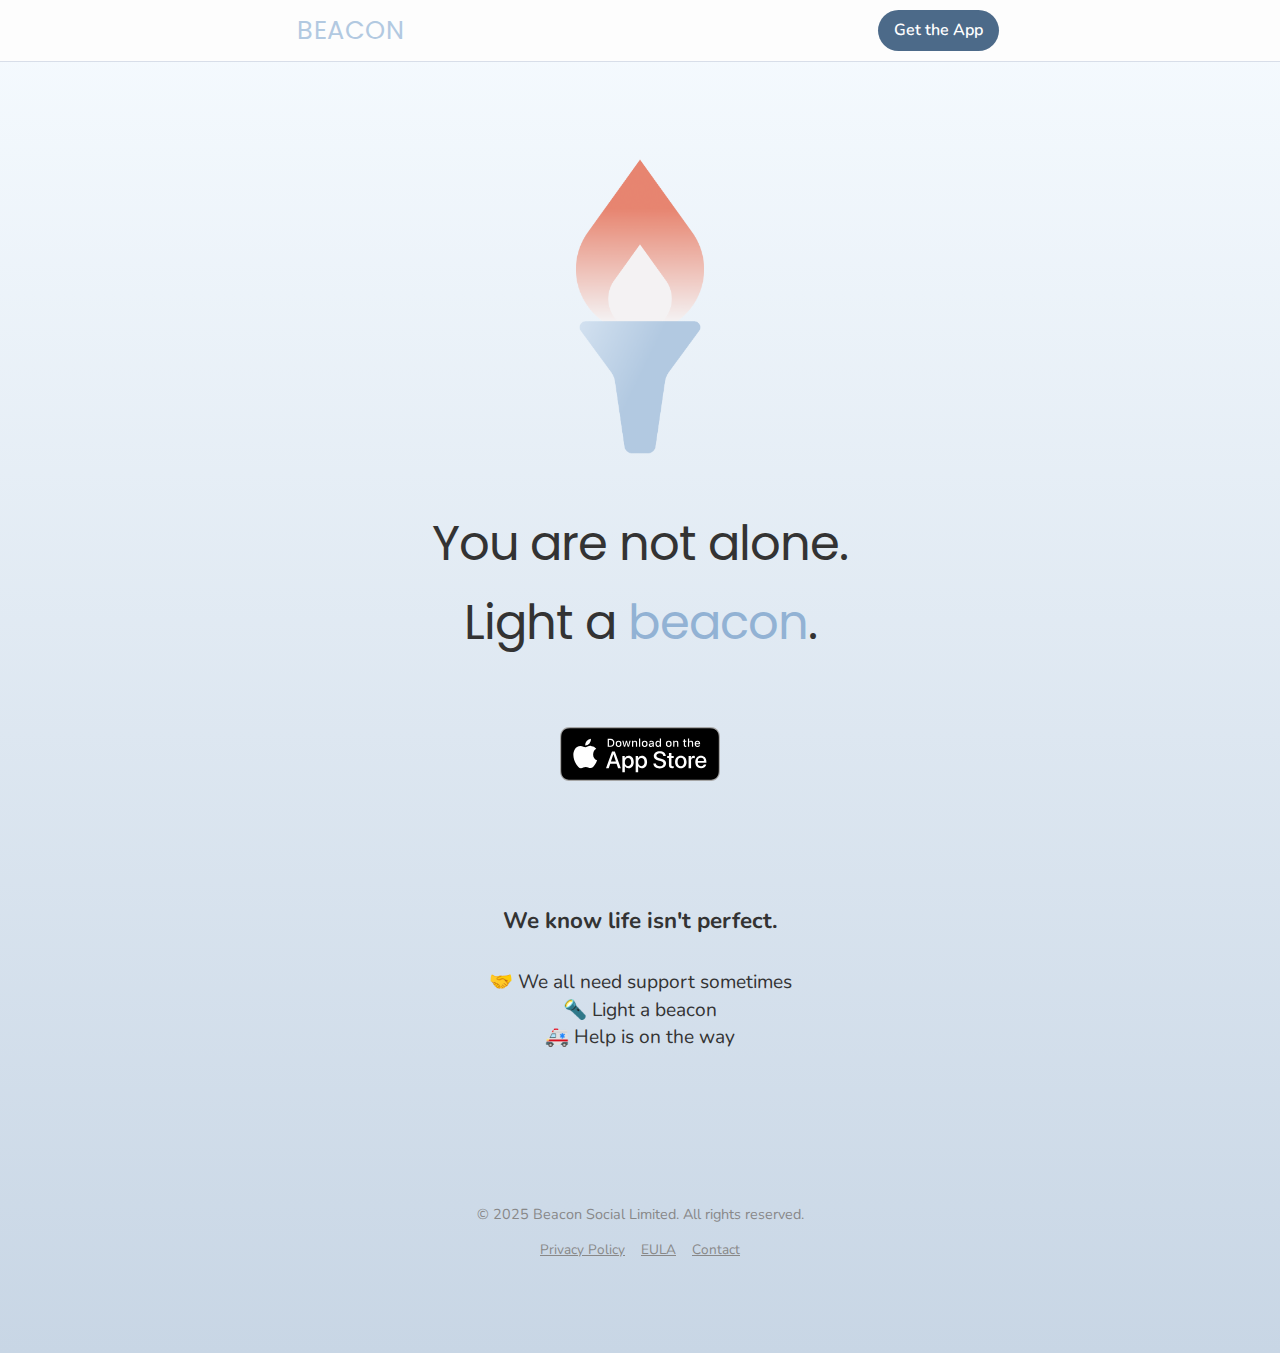
<file: index.html>
<!DOCTYPE html>
<html lang="en">
<head>
  <meta charset="UTF-8" />
  <meta name="viewport" content="width=device-width, initial-scale=1.0, viewport-fit=cover"/>
  <title>Beacon — Light a Beacon</title>
  <link rel="stylesheet" href="styles.css" />
  <link rel="preconnect" href="https://fonts.googleapis.com">
  <link href="https://fonts.googleapis.com/css2?family=Nunito:wght@400;600;700&display=swap" rel="stylesheet">
  <link href="https://fonts.googleapis.com/css2?family=Nunito:wght@400;600;700&family=Poppins:wght@500&display=swap" rel="stylesheet">
</head>
<body>
  <header class="site-header">
    <div class="nav-container">
      <nav class="nav">
        <a class="beacon-button" href="index.html">BEACON</a>
        <a class="app-download-button" href="https://apps.apple.com/gb/app/beacon-light-a-beacon/id6677053246" target="_blank" rel="noopener">Get the App</a>
      </nav>
    </div>
  </header>

<main class="hero">
  <div class="container">
    <img src="assets/contrastLogo.png" alt="Beacon Logo" class="logo" onerror="this.style.display='none'" />
    <p class="subtitle">You are not alone.</p> 
    <p class="subtitle">Light a <span style="color: var(--brandBlue700)">beacon</span>.</p>
    <div class="actions">
      <div class="centered-button">
        <a href="https://apps.apple.com/gb/app/beacon-light-a-beacon/id6677053246" target="_blank" rel="noopener">
        <img src="assets/app-store-badge.svg" alt="Download on the App Store" class="app-store-badge" />
        </a>
      </div>
    </div>
  </div>

<section class="info">
  <div class="container">
    <h2>We know life isn't perfect.</h2>
    <ul class="info-features">
      <li>🤝 We all need support sometimes</li>
      <li>🔦 Light a beacon</li>
      <li>🚑 Help is on the way</li>
    </ul>
  </div>
</section>

</main>


  <footer class="site-footer">
    <div class="container">
      <p>&copy; 2025 Beacon Social Limited. All rights reserved.</p>
      <div class="footer-links">
        <a href="privacy.html">Privacy Policy</a>
        <a href="eula.html">EULA</a>
        <a href="contact.html">Contact</a>
      </div>
    </div>
  </footer>
</body>
</html>
</file>
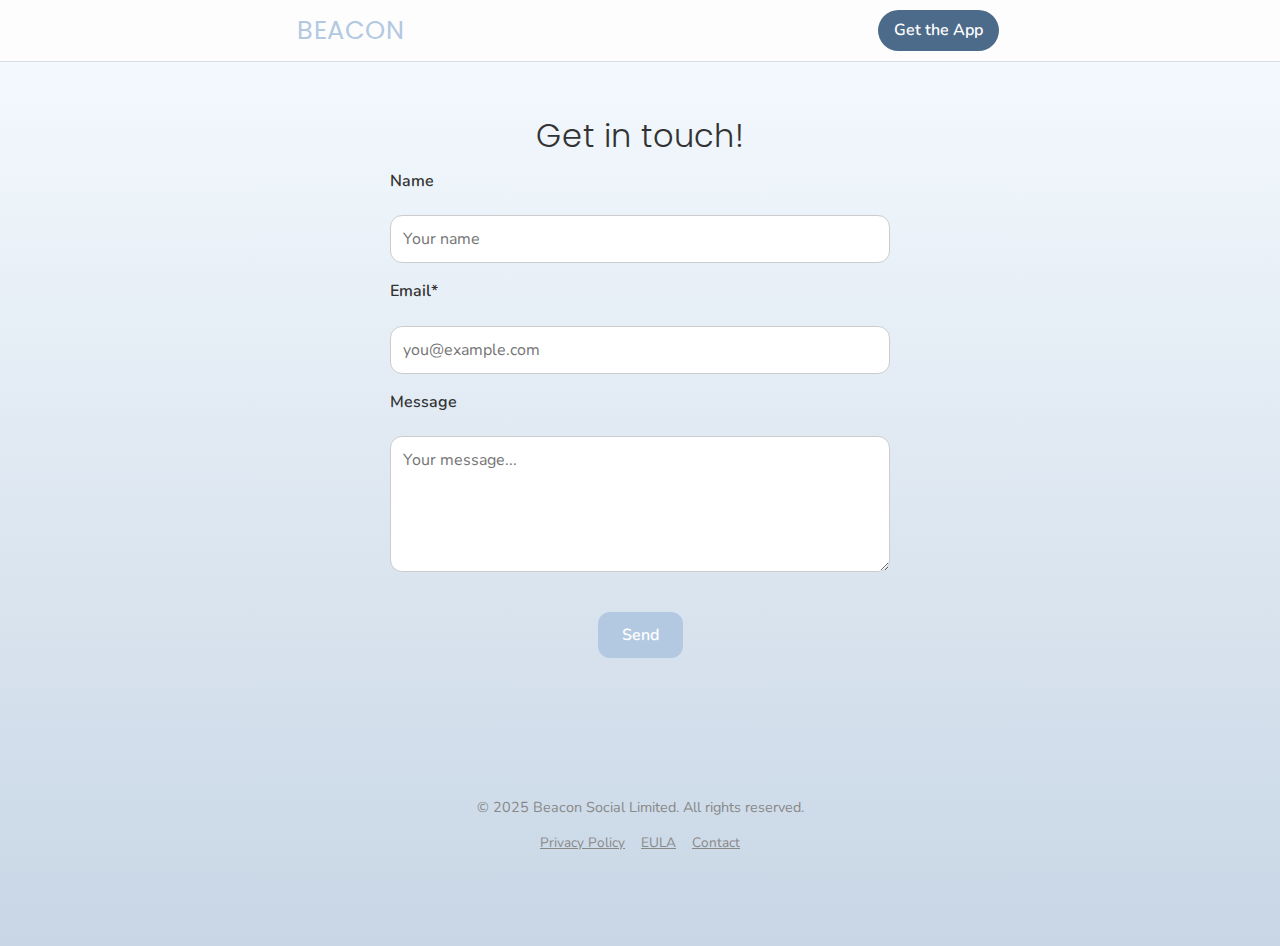
<file: contact.html>
<!DOCTYPE html>
<html lang="en">
<head>
  <meta charset="UTF-8" />
  <meta name="viewport" content="width=device-width, initial-scale=1.0"/>
  <title>Contact — Beacon</title>
  <link rel="stylesheet" href="styles.css" />
  <link rel="preconnect" href="https://fonts.googleapis.com">
  <link href="https://fonts.googleapis.com/css2?family=Nunito:wght@400;600;700&display=swap" rel="stylesheet">
  <link href="https://fonts.googleapis.com/css2?family=Nunito:wght@400;600;700&family=Poppins:wght@500&display=swap" rel="stylesheet">
</head>
<body class="contact-page">
  <header class="site-header">
    <div class="nav-container">
      <nav class="nav">
        <a class="beacon-button" href="index.html">BEACON</a>
        <a class="app-download-button" href="https://apps.apple.com/gb/app/beacon-light-a-beacon/id6677053246" target="_blank" rel="noopener">Get the App</a>
      </nav>
    </div>
  </header>

  <main class="container" style="padding-top: 3rem;">
  <h1 style="margin-bottom: 0.5rem;">Get in touch!</h1>
    <form
    action="https://formspree.io/f/xdkdwrzl"
    method="POST"
    enctype="multipart/form-data"
    class="contact-form"
  >
      <label for="name">Name</label>
      <input type="text" name="name" id="name" placeholder="Your name" />

      <label for="email">Email*</label>
      <input type="email" name="email" id="email" placeholder="you@example.com" required />

      <label for="message">Message</label>
      <textarea name="message" id="message" rows="5" placeholder="Your message..."></textarea>

      <button type="submit" class="btn primary" style="display: block; margin: 1.5rem auto 0;">Send</button>
    </form>
  </main>

  <footer class="site-footer">
    <div class="container">
      <p>&copy; 2025 Beacon Social Limited. All rights reserved.</p>
      <div class="footer-links">
        <a href="privacy.html">Privacy Policy</a>
        <a href="eula.html">EULA</a>
        <a href="contact.html">Contact</a>
      </div>
    </div>
  </footer>
</body>
</html>
</file>
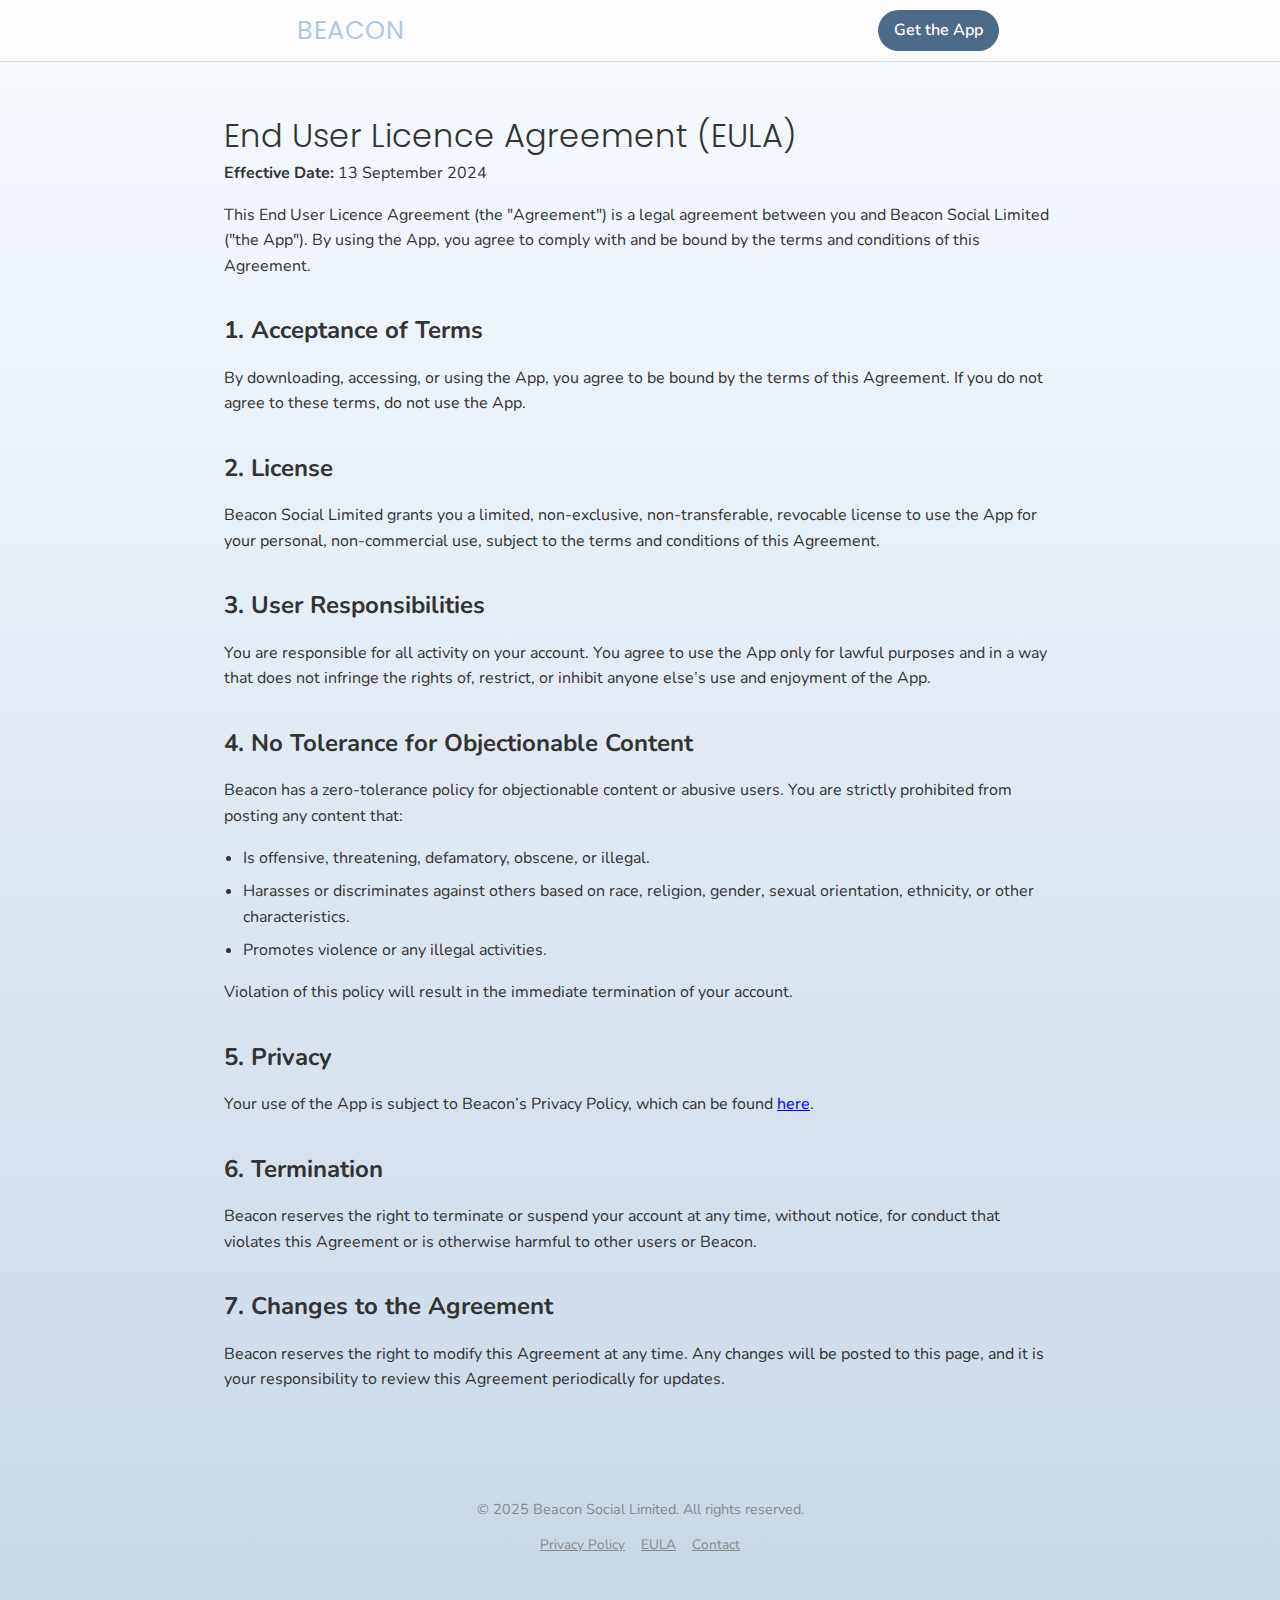
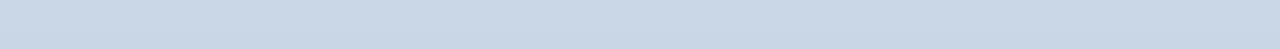
<file: eula.html>
<!DOCTYPE html>
<html lang="en">
<head>
  <meta charset="UTF-8" />
  <meta name="viewport" content="width=device-width, initial-scale=1.0"/>
  <title>EULA — Beacon</title>
  <link rel="stylesheet" href="styles.css" />
  <link rel="preconnect" href="https://fonts.googleapis.com">
  <link href="https://fonts.googleapis.com/css2?family=Nunito:wght@400;600;700&display=swap" rel="stylesheet">
  <link href="https://fonts.googleapis.com/css2?family=Nunito:wght@400;600;700&family=Poppins:wght@500&display=swap" rel="stylesheet">
</head>
<body>
  <header class="site-header">
    <div class="nav-container">
      <nav class="nav">
        <a class="beacon-button" href="index.html">BEACON</a>
        <a class="app-download-button" href="https://apps.apple.com/gb/app/beacon-light-a-beacon/id6677053246" target="_blank" rel="noopener">Get the App</a>
      </nav>
    </div>
  </header>

  <main class="container" style="padding-top: 3rem;">
<h1>End User Licence Agreement (EULA)</h1>
<p><strong>Effective Date:</strong> 13 September 2024</p>

<p>This End User Licence Agreement (the "Agreement") is a legal agreement between you and Beacon Social Limited ("the App"). By using the App, you agree to comply with and be bound by the terms and conditions of this Agreement.</p>

<h2>1. Acceptance of Terms</h2>
<p>By downloading, accessing, or using the App, you agree to be bound by the terms of this Agreement. If you do not agree to these terms, do not use the App.</p>

<h2>2. License</h2>
<p>Beacon Social Limited grants you a limited, non-exclusive, non-transferable, revocable license to use the App for your personal, non-commercial use, subject to the terms and conditions of this Agreement.</p>

<h2>3. User Responsibilities</h2>
<p>You are responsible for all activity on your account. You agree to use the App only for lawful purposes and in a way that does not infringe the rights of, restrict, or inhibit anyone else’s use and enjoyment of the App.</p>

<h2>4. No Tolerance for Objectionable Content</h2>
<p>Beacon has a zero-tolerance policy for objectionable content or abusive users. You are strictly prohibited from posting any content that:</p>
<ul>
  <li>Is offensive, threatening, defamatory, obscene, or illegal.</li>
  <li>Harasses or discriminates against others based on race, religion, gender, sexual orientation, ethnicity, or other characteristics.</li>
  <li>Promotes violence or any illegal activities.</li>
</ul>
<p>Violation of this policy will result in the immediate termination of your account.</p>

<h2>5. Privacy</h2>
<p>Your use of the App is subject to Beacon’s Privacy Policy, which can be found <a href="privacy.html">here</a>.</p>

<h2>6. Termination</h2>
<p>Beacon reserves the right to terminate or suspend your account at any time, without notice, for conduct that violates this Agreement or is otherwise harmful to other users or Beacon.</p>

<h2>7. Changes to the Agreement</h2>
<p>Beacon reserves the right to modify this Agreement at any time. Any changes will be posted to this page, and it is your responsibility to review this Agreement periodically for updates.</p>
  </main>

  <footer class="site-footer">
    <div class="container">
      <p>&copy; 2025 Beacon Social Limited. All rights reserved.</p>
      <div class="footer-links">
        <a href="privacy.html">Privacy Policy</a>
        <a href="eula.html">EULA</a>
        <a href="contact.html">Contact</a>
      </div>
    </div>
  </footer>
</body>
</html>
</file>
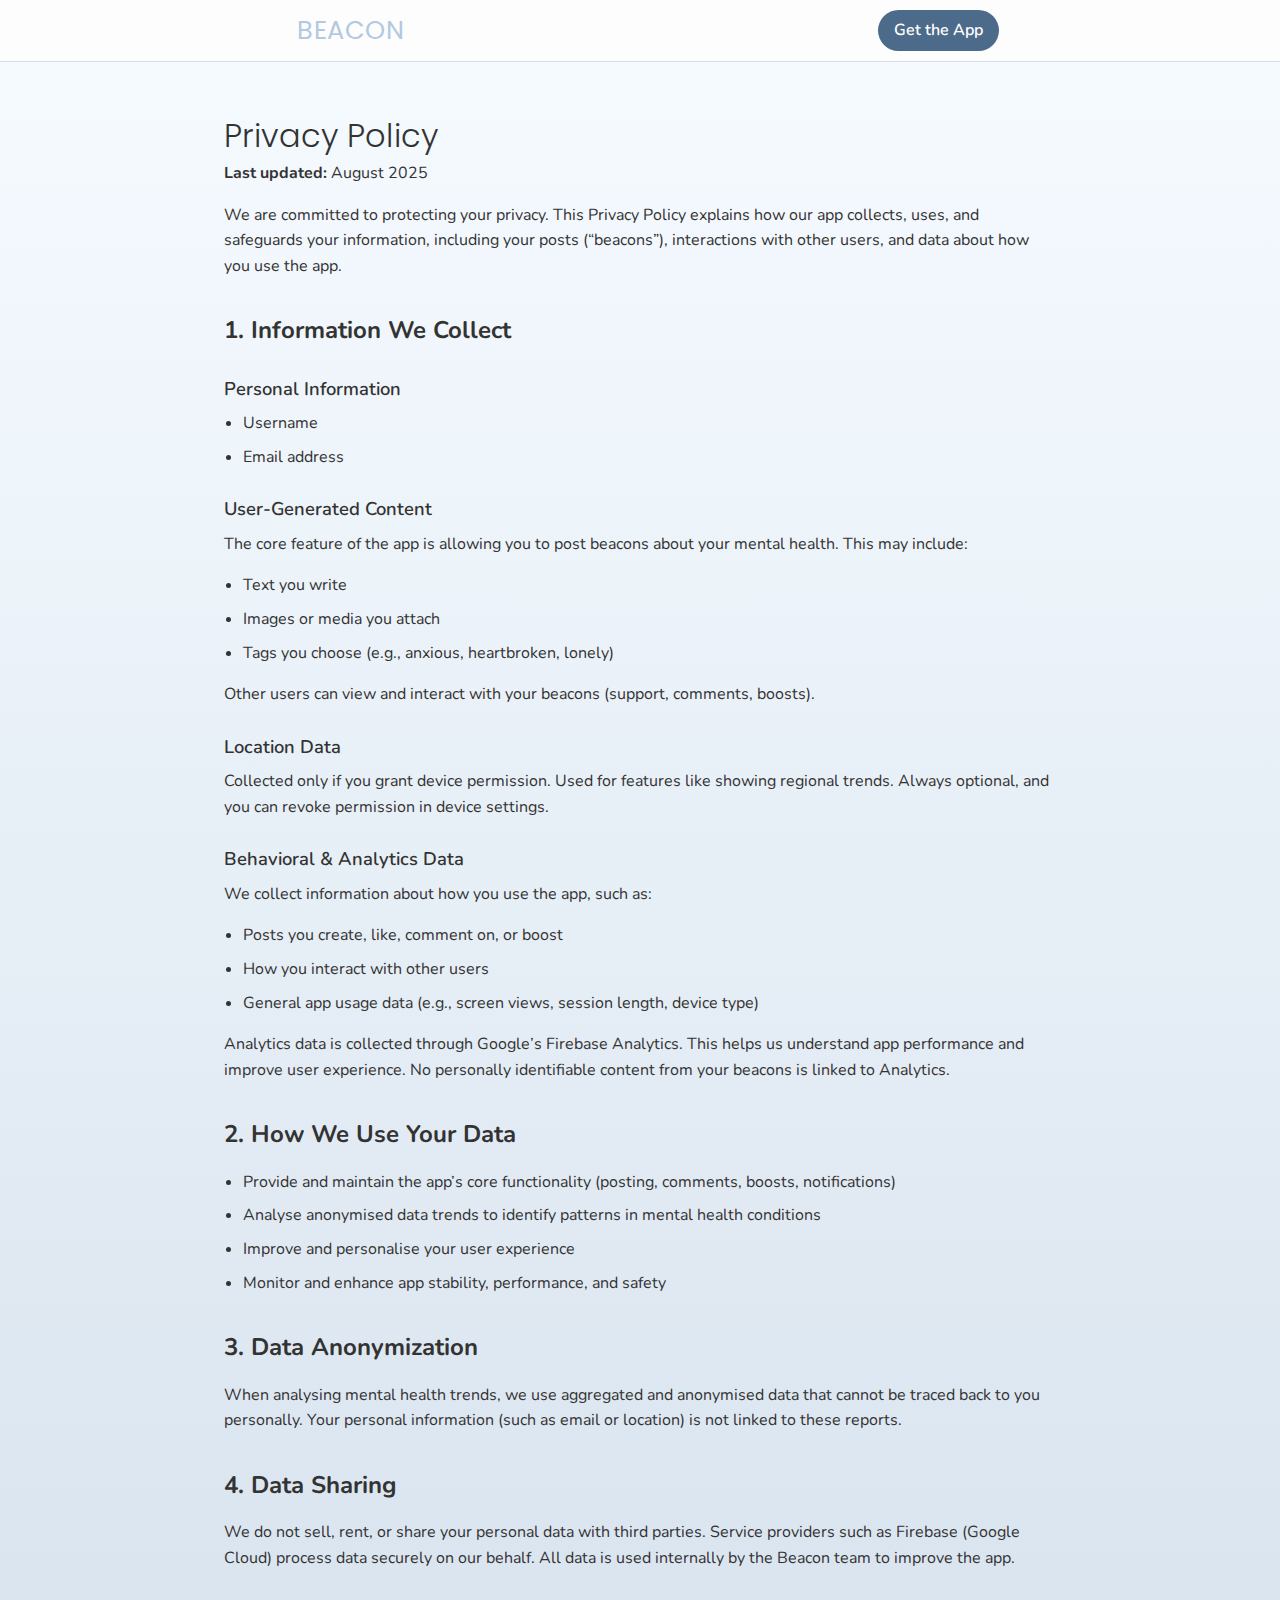
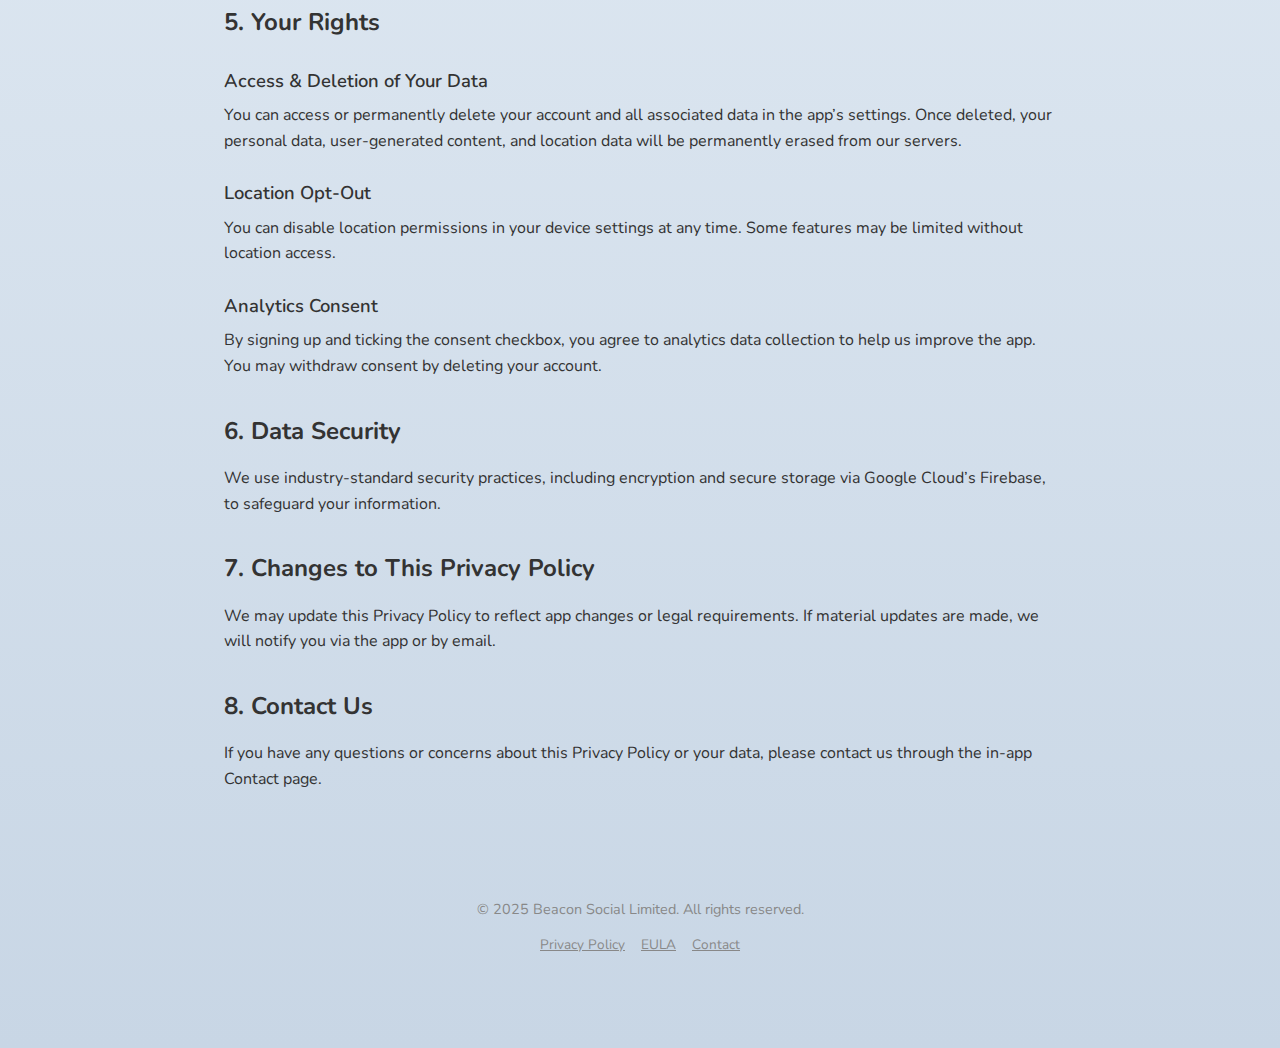
<file: privacy.html>
<!DOCTYPE html>
<html lang="en">
<head>
  <meta charset="UTF-8" />
  <meta name="viewport" content="width=device-width, initial-scale=1.0"/>
  <title>Privacy Policy — Beacon</title>
  <link rel="stylesheet" href="styles.css" />
  <link rel="preconnect" href="https://fonts.googleapis.com">
  <link href="https://fonts.googleapis.com/css2?family=Nunito:wght@400;600;700&display=swap" rel="stylesheet">
  <link href="https://fonts.googleapis.com/css2?family=Nunito:wght@400;600;700&family=Poppins:wght@500&display=swap" rel="stylesheet">
</head>
<body>
  <header class="site-header">
    <div class="nav-container">
      <nav class="nav">
        <a class="beacon-button" href="index.html">BEACON</a>
        <a class="app-download-button" href="https://apps.apple.com/gb/app/beacon-light-a-beacon/id6677053246" target="_blank" rel="noopener">Get the App</a>
      </nav>
    </div>
  </header>

  <main class="container" style="padding-top: 3rem;">
    <h1>Privacy Policy</h1>
    <p><strong>Last updated:</strong> August 2025</p>

    <p>We are committed to protecting your privacy. This Privacy Policy explains how our app collects, uses, and safeguards your information, including your posts (“beacons”), interactions with other users, and data about how you use the app.</p>

    <h2>1. Information We Collect</h2>

    <h3>Personal Information</h3>
    <ul>
      <li>Username</li>
      <li>Email address</li>
    </ul>

    <h3>User-Generated Content</h3>
    <p>The core feature of the app is allowing you to post beacons about your mental health. This may include:</p>
    <ul>
      <li>Text you write</li>
      <li>Images or media you attach</li>
      <li>Tags you choose (e.g., anxious, heartbroken, lonely)</li>
    </ul>
    <p>Other users can view and interact with your beacons (support, comments, boosts).</p>

    <h3>Location Data</h3>
    <p>Collected only if you grant device permission. Used for features like showing regional trends. Always optional, and you can revoke permission in device settings.</p>

    <h3>Behavioral &amp; Analytics Data</h3>
    <p>We collect information about how you use the app, such as:</p>
    <ul>
      <li>Posts you create, like, comment on, or boost</li>
      <li>How you interact with other users</li>
      <li>General app usage data (e.g., screen views, session length, device type)</li>
    </ul>
    <p>Analytics data is collected through Google’s Firebase Analytics. This helps us understand app performance and improve user experience. No personally identifiable content from your beacons is linked to Analytics.</p>

    <h2>2. How We Use Your Data</h2>
    <ul>
      <li>Provide and maintain the app’s core functionality (posting, comments, boosts, notifications)</li>
      <li>Analyse anonymised data trends to identify patterns in mental health conditions</li>
      <li>Improve and personalise your user experience</li>
      <li>Monitor and enhance app stability, performance, and safety</li>
    </ul>

    <h2>3. Data Anonymization</h2>
    <p>When analysing mental health trends, we use aggregated and anonymised data that cannot be traced back to you personally. Your personal information (such as email or location) is not linked to these reports.</p>

    <h2>4. Data Sharing</h2>
    <p>We do not sell, rent, or share your personal data with third parties. Service providers such as Firebase (Google Cloud) process data securely on our behalf. All data is used internally by the Beacon team to improve the app.</p>

    <h2>5. Your Rights</h2>

    <h3>Access &amp; Deletion of Your Data</h3>
    <p>You can access or permanently delete your account and all associated data in the app’s settings. Once deleted, your personal data, user-generated content, and location data will be permanently erased from our servers.</p>

    <h3>Location Opt-Out</h3>
    <p>You can disable location permissions in your device settings at any time. Some features may be limited without location access.</p>

    <h3>Analytics Consent</h3>
    <p>By signing up and ticking the consent checkbox, you agree to analytics data collection to help us improve the app. You may withdraw consent by deleting your account.</p>

    <h2>6. Data Security</h2>
    <p>We use industry-standard security practices, including encryption and secure storage via Google Cloud’s Firebase, to safeguard your information.</p>

    <h2>7. Changes to This Privacy Policy</h2>
    <p>We may update this Privacy Policy to reflect app changes or legal requirements. If material updates are made, we will notify you via the app or by email.</p>

    <h2>8. Contact Us</h2>
    <p>If you have any questions or concerns about this Privacy Policy or your data, please contact us through the in-app Contact page.</p>
  </main>

  <footer class="site-footer">
    <div class="container">
      <p>&copy; 2025 Beacon Social Limited. All rights reserved.</p>
      <div class="footer-links">
        <a href="privacy.html">Privacy Policy</a>
        <a href="eula.html">EULA</a>
        <a href="contact.html">Contact</a>
      </div>
    </div>
  </footer>
</body>
</html>
</file>
<file: styles.css>
:root {
  --font: 'Nunito', sans-serif;
  --bg: #fdfdfd;
  --text: #333;
  --primary: #B2C9E1;
  --brandBlue700: #92B2D4;
  --brandBlue800: #4C6A89;
  --brandBlue900: #1F2E3E;
  --secondary: #e2e8f0;
  --accent: #F7D5C4;
  --radius: 12px;
}

* {
  box-sizing: border-box;
  margin: 0;
  padding: 0;
}

html, body {
  min-height: 100vh;
  overflow-x: hidden;
  overflow-y: auto;
  overscroll-behavior-y: none;
}

body::after {
  content: "";
  display: block;
  height: 2rem;
}

main {
  flex: 1; /* Pushes footer to the bottom if content is short */
}

main h2 {
  font-size: 1.5rem;
  margin-top: 2rem;
  margin-bottom: 1rem;
  font-weight: 700;
}

main h3 {
  font-size: 1.15rem;
  margin-top: 1.5rem;
  margin-bottom: 0.5rem;
  font-weight: 600;
}

main p {
  margin-bottom: 1rem;
  color: var(--text);
}

main ul {
  margin-bottom: 1rem;
  padding-left: 1.2rem;
}

main ul li {
  margin-bottom: 0.5rem;
}

body {
  font-family: var(--font);
  color: var(--text);
  line-height: 1.6;
  min-height: 100vh;
  background: linear-gradient(to bottom, #f6fbff, #C8D6E5);
  background-repeat: no-repeat;
  background-size: cover;
  overflow-x: hidden;
}

h1 {
  font-family: 'Poppins', sans-serif;
  font-weight: 300;
}

.poppins-medium {
  font-family: 'Poppins', sans-serif;
  font-weight: 500;
}

.container {
  width: 100%;
  max-width: 880px;
  margin: 0 auto;
  padding: 1.8rem 1.5rem;
}

.site-header {
  padding: 0.2rem 0;
  border-bottom: 1.5px solid #d8dee9; /* soft muted grey-blue */
  background-color: var(--bg); /* ensures white-ish background if needed */
}

.nav-container {
  width: 100%;
  max-width: 750px;         /* stop expanding beyond this */
  padding: 0 1rem;          /* space on smaller screens */
  margin: 0 auto;           /* center horizontally */
}

.nav {
  display: flex;
  justify-content: space-between;
  align-items: center;
  padding: 0.4rem 0;       /* no horizontal padding here anymore */
}

.nav a {
  color: var(--text);
  text-decoration: none;
  font-weight: 600;
  font-size: 0.95rem;
  text-align: center;
  white-space: nowrap;   /* prevent text from breaking mid-word */
  padding: 0.25rem 0.5rem;
  transition: transform 0.2s ease;
  display: inline-block; /* necessary for transform to work */
}

.nav a:hover {
  transform: scale(1.05);
}

.nav a.beacon-button {
  color: var(--primary);             /* from .beacon-blue */
  padding: 0 1rem;
  border: none;
  border-radius: 9999px;             /* fully rounded button */
  font-family: 'Poppins', sans-serif;
  font-weight: 400;
  font-size: 1.6rem;                 /* from .beacon-blue */
  text-decoration: none;
  transition: background-color 0.2s ease, transform 0.2s ease;
  display: inline-block;
  letter-spacing: 0.5px;
}

.nav a.beacon-button:hover {
  background-color: #D4E6F5;
  transform: scale(1.05);            /* from .beacon-blue:hover */
}

.nav a.beacon-button:active {
  background-color: #C0D8EE;
}

.hero {
  text-align: center;
  padding: 2rem 0;
}

.hero h1 {
  margin-bottom: 0.5rem;
  font-weight: 700;
}

.logo {
  max-width: 160px;
  height: auto;
  display: block;
  margin: 0 auto;
  margin-bottom: 1.4rem;
  transform: scale(0.8); /* visually enlarges the logo */
  transform-origin: center;
}

.subtitle {
  font-family: 'poppins', sans-serif;
  font-size: 3rem;
  line-height: 3rem;
  margin-top: 31px;
  margin-bottom: 9px;
  text-align: center;
  letter-spacing: -1px;
}

.actions {
  display: flex;
  justify-content: center;
  gap: 1rem;
  flex-wrap: wrap;
  margin-top: 2rem;
  padding-top: 2rem;
}

.btn {
  padding: 0.75rem 1.5rem;
  border-radius: var(--radius);
  font-weight: 600;
  text-decoration: none;
  transition: background-color 0.2s ease;
}

button {
  border: none;
  background: none;
  font-family: var(--font);
  font-size: 1rem;
  cursor: pointer;
}

button.btn.primary {
  background-color: var(--primary);
  color: white;
  padding: 0.75rem 1.5rem;
  border-radius: var(--radius);
  font-weight: 600;
  transition: background-color 0.2s ease;
}

.primary {
  background-color: var(--primary);
  color: white;
}

.secondary {
  background-color: var(--secondary);
  color: var(--text);
}

.screenshot {
  margin-top: 2rem;
  max-width: 100%;
  height: auto;
  border-radius: var(--radius);
  box-shadow: 0 4px 16px rgba(0, 0, 0, 0.05);
}

.site-footer {
  text-align: center;
  padding: 2rem 1rem;
  font-size: 0.9rem;
  color: #888;
}

.contact-form {
  display: flex;
  flex-direction: column;
  gap: 1rem;
  max-width: 500px;
  margin: 0 auto 3rem auto; /* center horizontally with auto left/right margins */
}

.contact-form label {
  font-weight: 600;
  margin-bottom: 0.3rem;
  color: var(--text);
}

.contact-form input[type="text"],
.contact-form input[type="email"],
.contact-form textarea {
  padding: 0.75rem;
  border: 1px solid #ccc;
  border-radius: var(--radius);
  font-size: 1rem;
  font-family: var(--font);
  background-color: white;
  width: 100%;
}

.contact-form textarea {
  resize: vertical;
}

.contact-form .btn.primary {
  align-self: flex-start;
}

.contact-page main h1,
.contact-page main p {
  text-align: center;
}

.info {
  text-align: center;
  padding: 0.5rem 0;
}
.info h2 {
  font-size: 1.4rem;
  margin-bottom: 2rem;
}
.info-features {
  list-style: none;
  padding: 0;
  margin: 0 0 1.5rem 0;
}

.info-features li {
  font-size: 1.2rem;
  margin: 0.3rem 0;       /* reduce vertical spacing */
  line-height: 1.2;        /* reduce line height */
}

.hero-info .btn.primary {
  padding: 0.75rem 1.5rem;
}

.centered-button {
  text-align: center;
  margin-top: 1rem;
  margin-bottom: 1rem; /* optional, if you want breathing room above the next section */
}

.btn.primary:hover {
  background-color: #2e7ac7;
}

.app-store-badge {
  width: 160px;
  height: auto;
  transition: transform 0.2s ease;
}

.app-store-badge:hover {
  transform: scale(1.1);
}

.nav .app-download-button {
  background-color: var(--brandBlue800);
  color: white;
  padding: 0.5rem 1rem;
  border-radius: 9999px;
  font-weight: 600;
  font-size: 1rem;
  text-decoration: none;
  transition: background-color 0.2s ease, transform 0.2s ease;
}

.nav .app-download-button:hover {
  background-color: #2e7ac7;
  transform: scale(1.05);
}

.footer-links {
  margin-top: 0.8rem;
  font-size: 0.85rem;
  display: flex;
  justify-content: center;
  gap: 1rem;
  flex-wrap: wrap;
}

.footer-links a {
  color: #888;
  transition: color 0.2s ease;
}

.footer-links a:hover {
  color: var(--primary);
}
</file>
